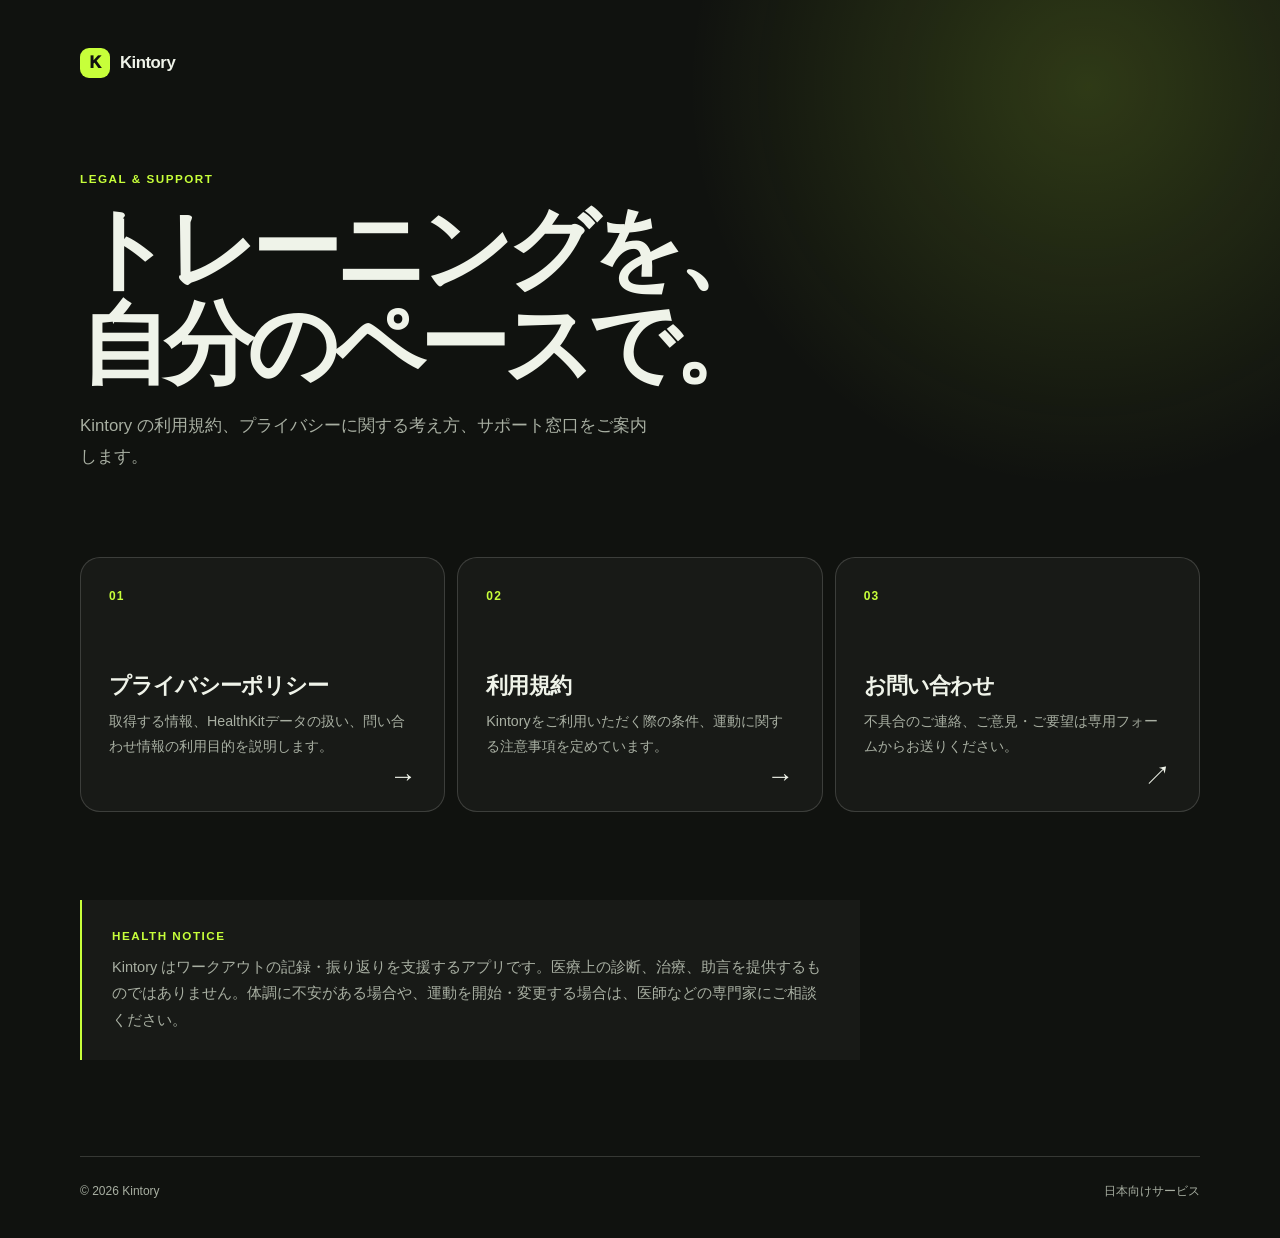
<file: index.html>
<!doctype html>
<html lang="ja">
  <head>
    <meta charset="utf-8">
    <meta name="viewport" content="width=device-width, initial-scale=1">
    <meta name="description" content="Kintoryの利用規約、プライバシーポリシー、サポート情報です。">
    <title>Kintory | Legal & Support</title>
    <link rel="stylesheet" href="styles.css">
  </head>
  <body>
    <main class="site-shell">
      <header class="hero">
        <a class="brand" href="./" aria-label="Kintory Legal home">
          <span class="brand-mark" aria-hidden="true">K</span>
          <span>Kintory</span>
        </a>
        <p class="eyebrow">LEGAL &amp; SUPPORT</p>
        <h1>トレーニングを、<br>自分のペースで。</h1>
        <p class="lead">Kintory の利用規約、プライバシーに関する考え方、サポート窓口をご案内します。</p>
      </header>

      <section class="link-grid" aria-label="Kintory information">
        <a class="card" href="privacy.html">
          <span class="card-number">01</span>
          <h2>プライバシーポリシー</h2>
          <p>取得する情報、HealthKitデータの扱い、問い合わせ情報の利用目的を説明します。</p>
          <span class="arrow" aria-hidden="true">→</span>
        </a>
        <a class="card" href="terms.html">
          <span class="card-number">02</span>
          <h2>利用規約</h2>
          <p>Kintoryをご利用いただく際の条件、運動に関する注意事項を定めています。</p>
          <span class="arrow" aria-hidden="true">→</span>
        </a>
        <a class="card support-card" href="https://docs.google.com/forms/d/e/1FAIpQLScA2EkNe0om-oNevyQGSbuFQmU7q11sZMXeD5Zj_Oo8_ZCXXg/viewform?usp=publish-editor" rel="noopener noreferrer" target="_blank">
          <span class="card-number">03</span>
          <h2>お問い合わせ</h2>
          <p>不具合のご連絡、ご意見・ご要望は専用フォームからお送りください。</p>
          <span class="arrow" aria-hidden="true">↗</span>
        </a>
      </section>

      <section class="notice" aria-labelledby="notice-heading">
        <p class="eyebrow" id="notice-heading">HEALTH NOTICE</p>
        <p>Kintory はワークアウトの記録・振り返りを支援するアプリです。医療上の診断、治療、助言を提供するものではありません。体調に不安がある場合や、運動を開始・変更する場合は、医師などの専門家にご相談ください。</p>
      </section>
    </main>
    <footer>
      <span>© 2026 Kintory</span>
      <span>日本向けサービス</span>
    </footer>
  </body>
</html>
</file>
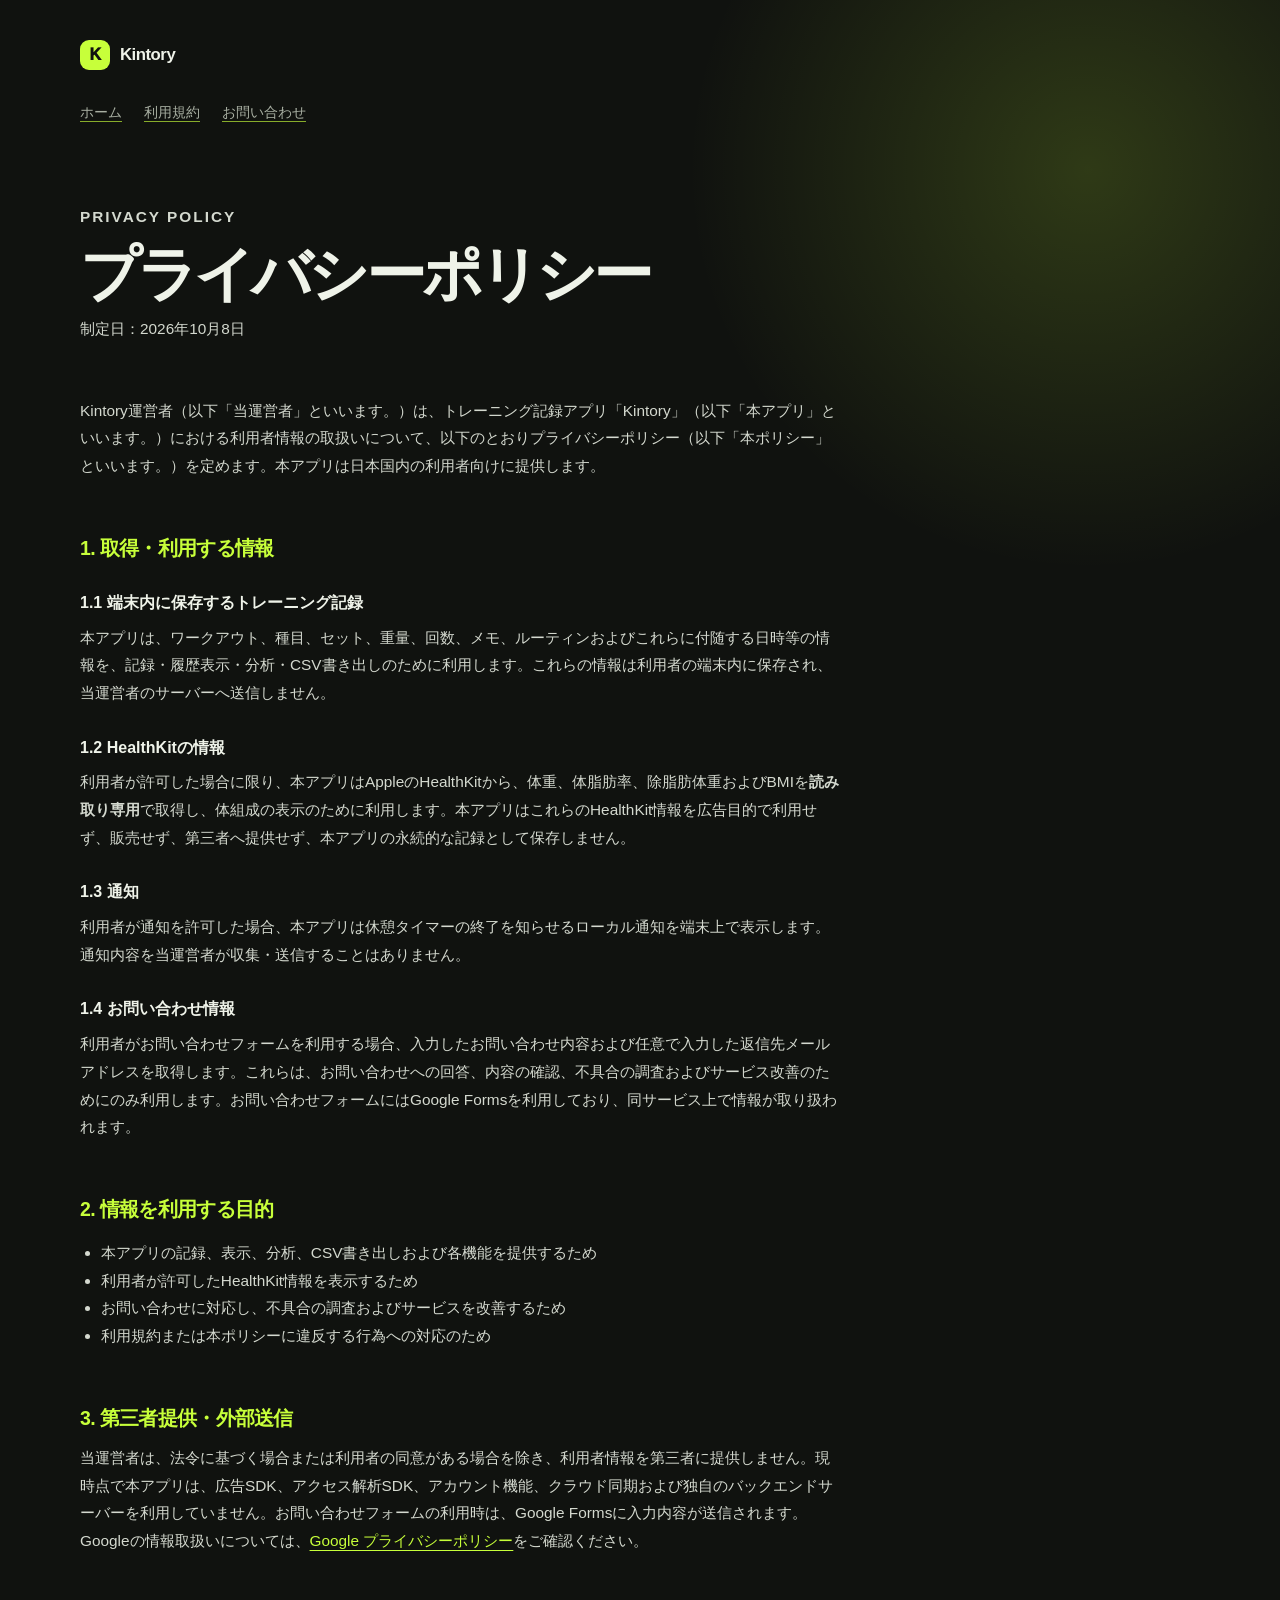
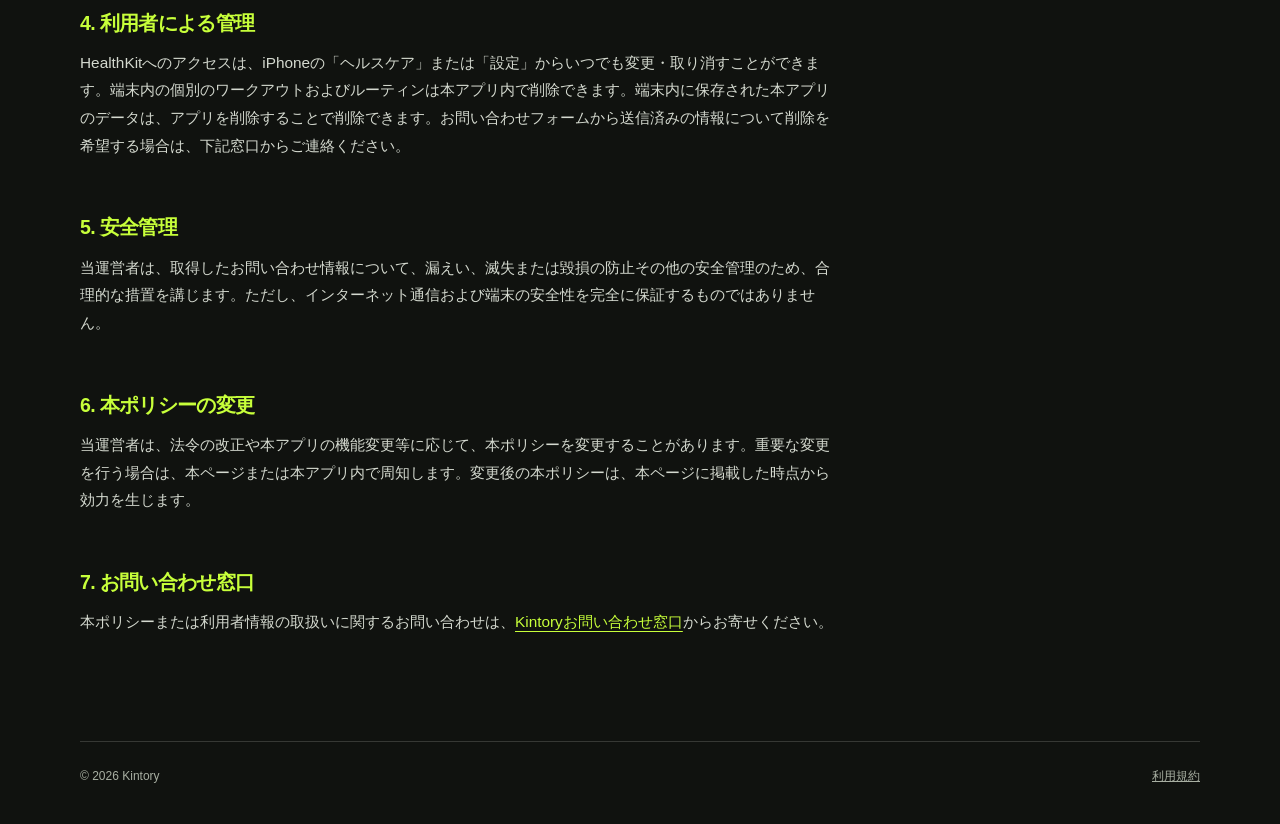
<file: privacy.html>
<!doctype html>
<html lang="ja">
  <head>
    <meta charset="utf-8">
    <meta name="viewport" content="width=device-width, initial-scale=1">
    <meta name="description" content="Kintoryのプライバシーポリシーです。">
    <title>プライバシーポリシー | Kintory</title>
    <link rel="stylesheet" href="styles.css">
  </head>
  <body>
    <main class="document-shell">
      <a class="brand" href="./"><span class="brand-mark" aria-hidden="true">K</span><span>Kintory</span></a>
      <nav aria-label="主要ページ"><a href="./">ホーム</a><a href="terms.html">利用規約</a><a href="https://docs.google.com/forms/d/e/1FAIpQLScA2EkNe0om-oNevyQGSbuFQmU7q11sZMXeD5Zj_Oo8_ZCXXg/viewform?usp=publish-editor" rel="noopener noreferrer" target="_blank">お問い合わせ</a></nav>

      <article class="legal-document">
        <p class="eyebrow">PRIVACY POLICY</p>
        <h1>プライバシーポリシー</h1>
        <p class="effective-date">制定日：2026年10月8日</p>

        <p>Kintory運営者（以下「当運営者」といいます。）は、トレーニング記録アプリ「Kintory」（以下「本アプリ」といいます。）における利用者情報の取扱いについて、以下のとおりプライバシーポリシー（以下「本ポリシー」といいます。）を定めます。本アプリは日本国内の利用者向けに提供します。</p>

        <h2>1. 取得・利用する情報</h2>
        <h3>1.1 端末内に保存するトレーニング記録</h3>
        <p>本アプリは、ワークアウト、種目、セット、重量、回数、メモ、ルーティンおよびこれらに付随する日時等の情報を、記録・履歴表示・分析・CSV書き出しのために利用します。これらの情報は利用者の端末内に保存され、当運営者のサーバーへ送信しません。</p>

        <h3>1.2 HealthKitの情報</h3>
        <p>利用者が許可した場合に限り、本アプリはAppleのHealthKitから、体重、体脂肪率、除脂肪体重およびBMIを<strong>読み取り専用</strong>で取得し、体組成の表示のために利用します。本アプリはこれらのHealthKit情報を広告目的で利用せず、販売せず、第三者へ提供せず、本アプリの永続的な記録として保存しません。</p>

        <h3>1.3 通知</h3>
        <p>利用者が通知を許可した場合、本アプリは休憩タイマーの終了を知らせるローカル通知を端末上で表示します。通知内容を当運営者が収集・送信することはありません。</p>

        <h3>1.4 お問い合わせ情報</h3>
        <p>利用者がお問い合わせフォームを利用する場合、入力したお問い合わせ内容および任意で入力した返信先メールアドレスを取得します。これらは、お問い合わせへの回答、内容の確認、不具合の調査およびサービス改善のためにのみ利用します。お問い合わせフォームにはGoogle Formsを利用しており、同サービス上で情報が取り扱われます。</p>

        <h2>2. 情報を利用する目的</h2>
        <ul>
          <li>本アプリの記録、表示、分析、CSV書き出しおよび各機能を提供するため</li>
          <li>利用者が許可したHealthKit情報を表示するため</li>
          <li>お問い合わせに対応し、不具合の調査およびサービスを改善するため</li>
          <li>利用規約または本ポリシーに違反する行為への対応のため</li>
        </ul>

        <h2>3. 第三者提供・外部送信</h2>
        <p>当運営者は、法令に基づく場合または利用者の同意がある場合を除き、利用者情報を第三者に提供しません。現時点で本アプリは、広告SDK、アクセス解析SDK、アカウント機能、クラウド同期および独自のバックエンドサーバーを利用していません。お問い合わせフォームの利用時は、Google Formsに入力内容が送信されます。Googleの情報取扱いについては、<a href="https://policies.google.com/privacy?hl=ja" rel="noopener noreferrer" target="_blank">Google プライバシーポリシー</a>をご確認ください。</p>

        <h2>4. 利用者による管理</h2>
        <p>HealthKitへのアクセスは、iPhoneの「ヘルスケア」または「設定」からいつでも変更・取り消すことができます。端末内の個別のワークアウトおよびルーティンは本アプリ内で削除できます。端末内に保存された本アプリのデータは、アプリを削除することで削除できます。お問い合わせフォームから送信済みの情報について削除を希望する場合は、下記窓口からご連絡ください。</p>

        <h2>5. 安全管理</h2>
        <p>当運営者は、取得したお問い合わせ情報について、漏えい、滅失または毀損の防止その他の安全管理のため、合理的な措置を講じます。ただし、インターネット通信および端末の安全性を完全に保証するものではありません。</p>

        <h2>6. 本ポリシーの変更</h2>
        <p>当運営者は、法令の改正や本アプリの機能変更等に応じて、本ポリシーを変更することがあります。重要な変更を行う場合は、本ページまたは本アプリ内で周知します。変更後の本ポリシーは、本ページに掲載した時点から効力を生じます。</p>

        <h2>7. お問い合わせ窓口</h2>
        <p>本ポリシーまたは利用者情報の取扱いに関するお問い合わせは、<a href="https://docs.google.com/forms/d/e/1FAIpQLScA2EkNe0om-oNevyQGSbuFQmU7q11sZMXeD5Zj_Oo8_ZCXXg/viewform?usp=publish-editor" rel="noopener noreferrer" target="_blank">Kintoryお問い合わせ窓口</a>からお寄せください。</p>
      </article>
    </main>
    <footer><span>© 2026 Kintory</span><a href="terms.html">利用規約</a></footer>
  </body>
</html>
</file>
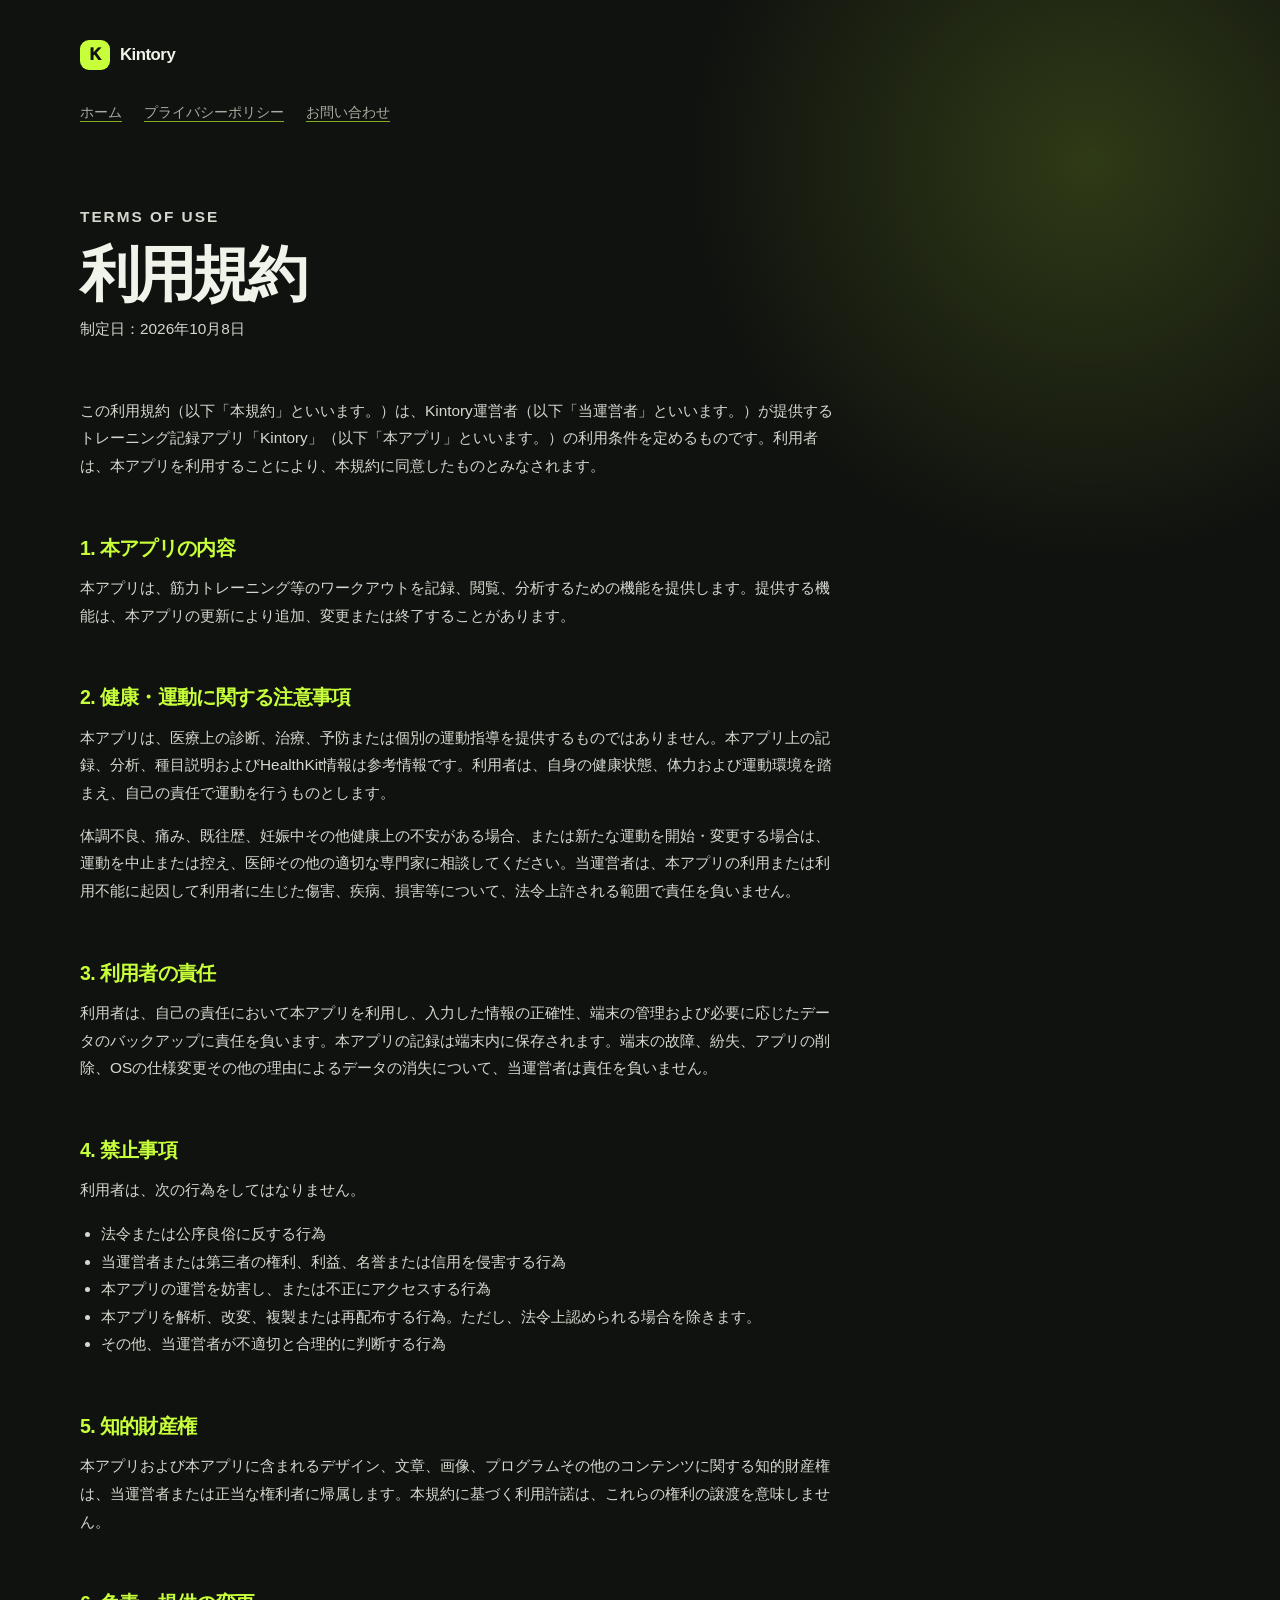
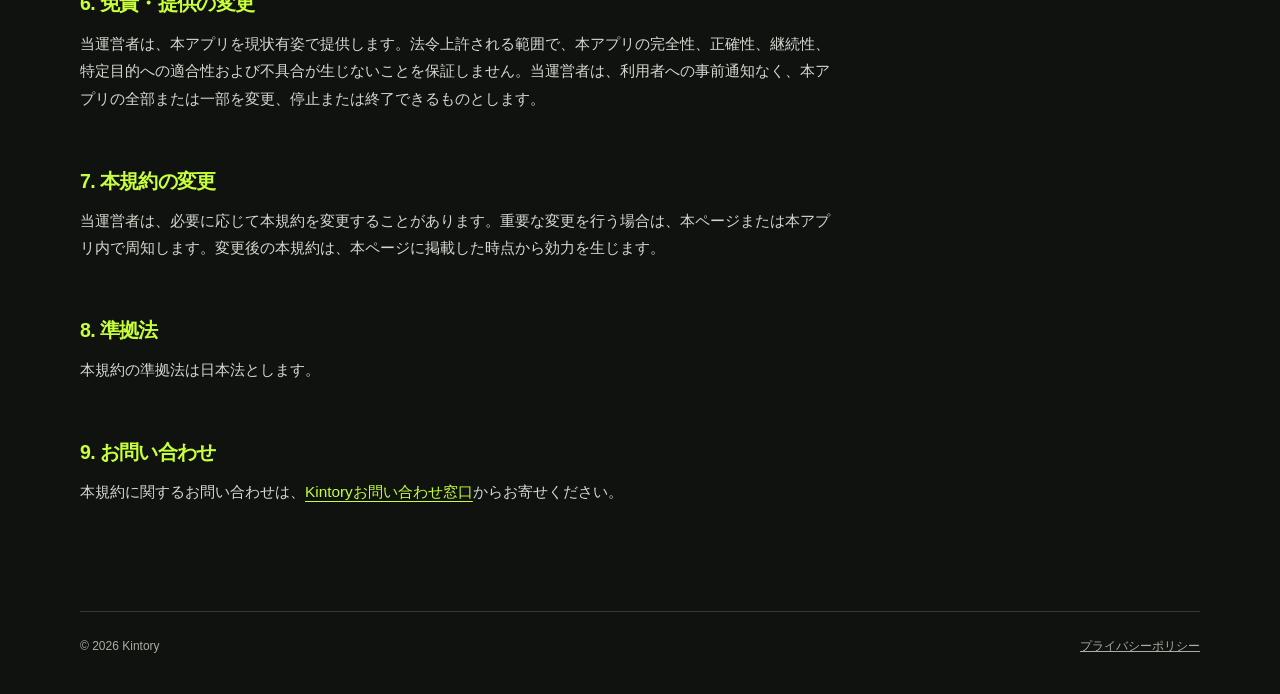
<file: terms.html>
<!doctype html>
<html lang="ja">
  <head>
    <meta charset="utf-8">
    <meta name="viewport" content="width=device-width, initial-scale=1">
    <meta name="description" content="Kintoryの利用規約です。">
    <title>利用規約 | Kintory</title>
    <link rel="stylesheet" href="styles.css">
  </head>
  <body>
    <main class="document-shell">
      <a class="brand" href="./"><span class="brand-mark" aria-hidden="true">K</span><span>Kintory</span></a>
      <nav aria-label="主要ページ"><a href="./">ホーム</a><a href="privacy.html">プライバシーポリシー</a><a href="https://docs.google.com/forms/d/e/1FAIpQLScA2EkNe0om-oNevyQGSbuFQmU7q11sZMXeD5Zj_Oo8_ZCXXg/viewform?usp=publish-editor" rel="noopener noreferrer" target="_blank">お問い合わせ</a></nav>

      <article class="legal-document">
        <p class="eyebrow">TERMS OF USE</p>
        <h1>利用規約</h1>
        <p class="effective-date">制定日：2026年10月8日</p>

        <p>この利用規約（以下「本規約」といいます。）は、Kintory運営者（以下「当運営者」といいます。）が提供するトレーニング記録アプリ「Kintory」（以下「本アプリ」といいます。）の利用条件を定めるものです。利用者は、本アプリを利用することにより、本規約に同意したものとみなされます。</p>

        <h2>1. 本アプリの内容</h2>
        <p>本アプリは、筋力トレーニング等のワークアウトを記録、閲覧、分析するための機能を提供します。提供する機能は、本アプリの更新により追加、変更または終了することがあります。</p>

        <h2>2. 健康・運動に関する注意事項</h2>
        <p>本アプリは、医療上の診断、治療、予防または個別の運動指導を提供するものではありません。本アプリ上の記録、分析、種目説明およびHealthKit情報は参考情報です。利用者は、自身の健康状態、体力および運動環境を踏まえ、自己の責任で運動を行うものとします。</p>
        <p>体調不良、痛み、既往歴、妊娠中その他健康上の不安がある場合、または新たな運動を開始・変更する場合は、運動を中止または控え、医師その他の適切な専門家に相談してください。当運営者は、本アプリの利用または利用不能に起因して利用者に生じた傷害、疾病、損害等について、法令上許される範囲で責任を負いません。</p>

        <h2>3. 利用者の責任</h2>
        <p>利用者は、自己の責任において本アプリを利用し、入力した情報の正確性、端末の管理および必要に応じたデータのバックアップに責任を負います。本アプリの記録は端末内に保存されます。端末の故障、紛失、アプリの削除、OSの仕様変更その他の理由によるデータの消失について、当運営者は責任を負いません。</p>

        <h2>4. 禁止事項</h2>
        <p>利用者は、次の行為をしてはなりません。</p>
        <ul>
          <li>法令または公序良俗に反する行為</li>
          <li>当運営者または第三者の権利、利益、名誉または信用を侵害する行為</li>
          <li>本アプリの運営を妨害し、または不正にアクセスする行為</li>
          <li>本アプリを解析、改変、複製または再配布する行為。ただし、法令上認められる場合を除きます。</li>
          <li>その他、当運営者が不適切と合理的に判断する行為</li>
        </ul>

        <h2>5. 知的財産権</h2>
        <p>本アプリおよび本アプリに含まれるデザイン、文章、画像、プログラムその他のコンテンツに関する知的財産権は、当運営者または正当な権利者に帰属します。本規約に基づく利用許諾は、これらの権利の譲渡を意味しません。</p>

        <h2>6. 免責・提供の変更</h2>
        <p>当運営者は、本アプリを現状有姿で提供します。法令上許される範囲で、本アプリの完全性、正確性、継続性、特定目的への適合性および不具合が生じないことを保証しません。当運営者は、利用者への事前通知なく、本アプリの全部または一部を変更、停止または終了できるものとします。</p>

        <h2>7. 本規約の変更</h2>
        <p>当運営者は、必要に応じて本規約を変更することがあります。重要な変更を行う場合は、本ページまたは本アプリ内で周知します。変更後の本規約は、本ページに掲載した時点から効力を生じます。</p>

        <h2>8. 準拠法</h2>
        <p>本規約の準拠法は日本法とします。</p>

        <h2>9. お問い合わせ</h2>
        <p>本規約に関するお問い合わせは、<a href="https://docs.google.com/forms/d/e/1FAIpQLScA2EkNe0om-oNevyQGSbuFQmU7q11sZMXeD5Zj_Oo8_ZCXXg/viewform?usp=publish-editor" rel="noopener noreferrer" target="_blank">Kintoryお問い合わせ窓口</a>からお寄せください。</p>
      </article>
    </main>
    <footer><span>© 2026 Kintory</span><a href="privacy.html">プライバシーポリシー</a></footer>
  </body>
</html>
</file>
<file: styles.css>
:root {
  color-scheme: dark;
  --ink: #10120f;
  --muted: #a8afa2;
  --paper: #eff3e9;
  --line: rgba(239, 243, 233, .17);
  --lime: #c7ff3a;
  --lime-deep: #93c41b;
}

* { box-sizing: border-box; }

html { background: var(--ink); }

body {
  min-width: 320px;
  margin: 0;
  background:
    radial-gradient(circle at 85% 7%, rgba(199, 255, 58, .17), transparent 25rem),
    var(--ink);
  color: var(--paper);
  font-family: -apple-system, BlinkMacSystemFont, "Hiragino Sans", "Yu Gothic", "Noto Sans JP", sans-serif;
  font-feature-settings: "palt" 1;
  line-height: 1.8;
}

a { color: inherit; }

.site-shell,
.document-shell {
  width: min(1120px, calc(100% - 40px));
  margin: 0 auto;
}

.hero { padding: 48px 0 68px; }

.brand {
  display: inline-flex;
  align-items: center;
  gap: 10px;
  color: var(--paper);
  font-size: 1.05rem;
  font-weight: 800;
  letter-spacing: -.03em;
  line-height: 1;
  text-decoration: none;
}

.brand-mark {
  display: grid;
  width: 30px;
  height: 30px;
  place-items: center;
  border-radius: 9px;
  background: var(--lime);
  color: var(--ink);
  font-size: 1rem;
  font-weight: 950;
}

.eyebrow {
  margin: 0;
  color: var(--lime);
  font-size: .73rem;
  font-weight: 800;
  letter-spacing: .13em;
  line-height: 1.5;
}

.hero .eyebrow { margin-top: 92px; }

h1, h2, h3, p { margin-top: 0; }

.hero h1 {
  max-width: 800px;
  margin: 14px 0 20px;
  font-size: clamp(2.6rem, 7vw, 5.65rem);
  letter-spacing: -.07em;
  line-height: 1.06;
}

.lead {
  max-width: 570px;
  color: var(--muted);
  font-size: 1.05rem;
}

.link-grid {
  display: grid;
  grid-template-columns: repeat(3, 1fr);
  gap: 12px;
}

.card {
  position: relative;
  min-height: 255px;
  padding: 28px;
  overflow: hidden;
  border: 1px solid var(--line);
  border-radius: 20px;
  background: rgba(255, 255, 255, .035);
  color: var(--paper);
  text-decoration: none;
  transition: transform .18s ease, background .18s ease, color .18s ease;
}

.card:hover,
.card:focus-visible {
  background: var(--lime);
  color: var(--ink);
  outline: none;
  transform: translateY(-4px);
}

.card-number { display: block; color: var(--lime); font-size: .75rem; font-weight: 800; letter-spacing: .1em; }
.card:hover .card-number, .card:focus-visible .card-number { color: var(--ink); opacity: .55; }
.card h2 { margin: 64px 0 8px; font-size: 1.36rem; letter-spacing: -.04em; line-height: 1.35; }
.card p { margin: 0; color: var(--muted); font-size: .89rem; line-height: 1.75; }
.card:hover p, .card:focus-visible p { color: rgba(16, 18, 15, .72); }
.arrow { position: absolute; right: 28px; bottom: 22px; font-size: 1.7rem; line-height: 1; }

.notice {
  max-width: 780px;
  margin: 88px 0 96px;
  padding: 27px 30px;
  border-left: 2px solid var(--lime);
  background: rgba(255, 255, 255, .035);
}

.notice p:last-child { margin: 10px 0 0; color: var(--muted); font-size: .91rem; }

.document-shell { padding-top: 40px; }

nav {
  display: flex;
  gap: 22px;
  margin: 30px 0 80px;
  color: var(--muted);
  font-size: .87rem;
}

nav a { text-decoration-color: rgba(199, 255, 58, .65); text-underline-offset: 4px; }
nav a:hover { color: var(--lime); }

.legal-document {
  width: min(760px, 100%);
  padding-bottom: 90px;
}

.legal-document h1 {
  margin: 12px 0 6px;
  font-size: clamp(2.3rem, 5vw, 3.75rem);
  letter-spacing: -.065em;
  line-height: 1.15;
}

.effective-date { margin-bottom: 54px; color: var(--muted); font-size: .88rem; }
.legal-document p, .legal-document li { color: #d4d9cf; font-size: .96rem; }
.legal-document h2 { margin: 54px 0 12px; color: var(--lime); font-size: 1.22rem; letter-spacing: -.035em; line-height: 1.45; }
.legal-document h3 { margin: 27px 0 6px; color: var(--paper); font-size: 1rem; }
.legal-document ul { padding-left: 1.3em; }
.legal-document a { color: var(--lime); text-underline-offset: 4px; }

footer {
  display: flex;
  justify-content: space-between;
  width: min(1120px, calc(100% - 40px));
  margin: 0 auto;
  padding: 24px 0 36px;
  border-top: 1px solid var(--line);
  color: var(--muted);
  font-size: .75rem;
}

footer a { color: inherit; }

@media (max-width: 700px) {
  .site-shell, .document-shell, footer { width: min(100% - 32px, 1120px); }
  .hero { padding-top: 28px; }
  .hero .eyebrow { margin-top: 70px; }
  .link-grid { grid-template-columns: 1fr; }
  .card { min-height: 210px; }
  .card h2 { margin-top: 40px; }
  .notice { margin: 58px 0 65px; padding: 23px; }
  nav { gap: 15px; margin: 27px 0 58px; font-size: .8rem; }
  footer { gap: 8px; }
}

@media (prefers-reduced-motion: reduce) { .card { transition: none; } }
</file>
